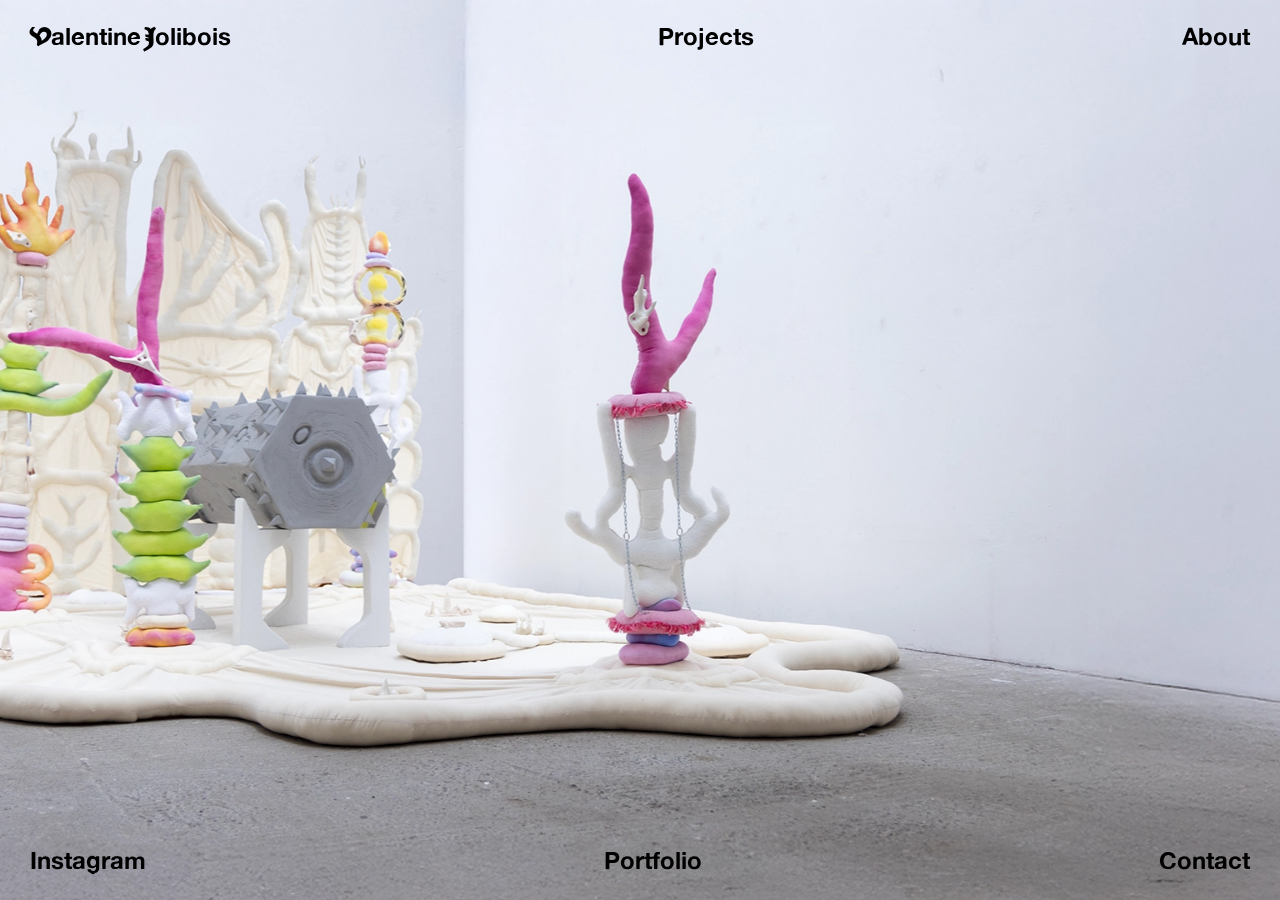
<file: index.html>
<!doctype html>
<html lang="fr">
<head>
  <meta charset="utf-8" />
  <meta name="viewport" content="width=device-width,initial-scale=1" />
  <title>🟣 Valentine Jolibois</title>

  <link rel="stylesheet" href="style.css">
</head>

<body>
  <header class="topbar">
    <a href="views/index.html" class="topbar-brand" data-route>
      <span class="word">
        <span class="lettrine">V</span><span class="rest">alentine</span>
      </span>
      <span class="word">
        <span class="lettrine">J</span><span class="rest">olibois</span>
      </span>
    </a>

    <nav class="topbar-menu">
      <a href="views/projects.html" class="nav-link nav-projects" data-route>Projects</a>
    </nav>

    <nav class="topbar-menu">
      <a href="views/about.html" class="nav-link nav-about" data-route>About</a>
    </nav>
  </header>

  <!-- VIEW INJECTED HERE -->
  <div id="view"></div>

  <!-- REAL FOOTER USED AS SLOT -->
  <footer id="footer-slot" class="footer"></footer>

  <script src="script.js" defer></script>
  <script src="router_spa.js" defer></script>
</body>
</html>
</file>
<file: style.css>
/* ========== FONTS ========== */
@font-face {
  font-family: 'AlteHaasGrotesk';
  src: url('./AlteHaasGroteskBold.ttf') format('truetype');
  font-weight: normal;
  font-style: normal;
}

@font-face {
  font-family: 'AlteHaasGroteskRegular';
  src: url('./AlteHaasGroteskRegular.ttf') format('truetype');
  font-weight: normal;
  font-style: normal;
}

@font-face {
  font-family: "Zainer-GoticoAntiqua96G";
  src: url("./Zainer-GoticoAntiqua96G.otf") format("opentype");
  font-weight: normal;
  font-style: normal;
  font-display: swap;
}

.topbar-brand{
  font-family: 'AlteHaasGrotesk';
  font-weight: 700;          /* comme sur ton visuel */
  font-size: 24px;           /* adapte */
  line-height: 1;
  margin: 0;
}

.word{ display: inline-flex; align-items: baseline; }

.rest{ display: inline; } /* sécurité */

.lettrine{
  font-family: "Zainer-GoticoAntiqua96G", serif;
  font-weight: 400;
  float: left;               /* effet lettrine */
  line-height: 1;  
  vertical-align: baseline;
  line-height: 1;            /* ajuste pour aligner comme sur l’image */
  font-size: 1.00em;         /* taille de la lettrine vs le reste */
  margin-right: 0.00em;      /* espace entre lettrine et texte */
  margin-top: 0.00em;        /* ajuste verticalement */
  
  /* Contour noir 1px */
  -webkit-text-stroke: 2px #000;
  color: #000;               /* remplissage (mets transparent si tu veux "vide") */
}

.lettrine-wrapper{
  font-family: "Zainer-GoticoAntiqua96G", serif;
  font-weight: 400;
  float: left;               /* effet lettrine */
  line-height: 1;  
  vertical-align: baseline;
  line-height: 1;            /* ajuste pour aligner comme sur l’image */
  font-size: 1.00em;         /* taille de la lettrine vs le reste */
  margin-right: 0.00em;      /* espace entre lettrine et texte */
  margin-top: 0.00em;        /* ajuste verticalement */
  transform: translateY(0.08em); /* ajuste +/- */
  /* Contour noir 1px */
  -webkit-text-stroke: 3px #000;
  color: #000;               /* remplissage (mets transparent si tu veux "vide") */
}

.topbar-menu {
  display:flex;           /* garantit une baseline mesurable */
  align-items: baseline;
  font-family: 'AlteHaasGrotesk';
  text-decoration: none;
  color: #000;
  cursor: pointer;
  font-weight: 700;          /* comme sur ton visuel */
  font-size: 24px;           /* adapte */
  line-height: 1;
  margin: 0;
}

/* ========== VARIABLES ========== */
:root {
  --menu-size: 40px;
  --pad-x: 30px;
  --gap-x: 240px; /* espace entre les slides */
}

/* ========== RESET ========== */
* {
  box-sizing: border-box;
}

.index-view{
  min-height: 100vh;
  background-image: url("IMG/HOME.webp");
  background-size: cover;
  background-position: center;
  background-repeat: no-repeat;
}


html,
body {
  height: 100%;
}

body {
  margin: 0;
  background: #fff;
  color: #000;
  font-family: 'AlteHaasGrotesk';
  font-size: 48px;
}

/* ========== TOPBAR, BRAND, TITRE ========== */

.topbar {
  position: fixed;
  top: 0;
  left: 0;
  right: 0;
  padding: 24px 30px 16px;
  display: flex;
  align-items: flex-start;
  justify-content: space-between;
  gap: 60px 60px;
  text-decoration: none;
  z-index: 300;
}

.topbar-menu a{
  color: #000;
  text-decoration: none;
  font-family: 'AlteHaasGrotesk';
  font-weight: 700;
  font-size: 24px;
  line-height: 1;
  position: relative;
}

.topbar a{
  color: #000;
  text-decoration: none;
}

.topbar-brand{
  display: inline-flex;
  gap: 0.2em;
}

.nav-link{
  font-weight: 700;
  transition: color 0.15s ease;
}

.nav-projects:hover{
  color: #ff2bd6; /* rose fluo */
}

.nav-about:hover{
  color: #2bff5a; /* vert fluo */
}


.nav {
  text-decoration: none;
  color: #000;
}

/* wrapper qui superpose title + menu */
.topbar-title-wrapper {
  font-size: 24px;
  display: inline-grid;
  min-width: 0;
  overflow: hidden; /* important pour éviter le clipping bizarre */
}

.topbar-title {
  grid-row: 1;
  grid-column: 1;
  font-size: 24px;
  cursor: pointer;
  opacity: 1;
  line-height: 1;
  transition: opacity 150ms ease-out;
}

/* ========== TOPBAR, BRAND, TITRE ========== */

.about {
  padding: 24px 30px 16px;
  margin-top: 60px;
  display: flex;
  flex-direction: column;
  font-family: 'AlteHaasGroteskRegular';
}

.about a{
  color: #000;
  text-decoration: underline 2px;
}


/* Menu projets superposé au titre */
.project-menu {
  line-height: 1;          /* ajuste pour aligner comme sur l’image */
  grid-row: 1;
  grid-column: 1;

  display: flex;
  align-items: baseline;
  gap: 60px;

  opacity: 0;
  pointer-events: none;
  transition: opacity 150ms ease-out;

  font-size: 24px;
  justify-content: flex-start;

  /* scroll horizontal */
  overflow-x: auto;
  overflow-y: hidden;
  white-space: nowrap;
  -webkit-overflow-scrolling: touch;
  scrollbar-width: none;

  /* IMPORTANT pour que le scroll fonctionne dans un layout contraint */
  min-width: 0;
  max-width: 100%;
  flex: 1 1 auto;

  /* permet d’atteindre le dernier item (souvent “coupé”) */
  padding-right: 2rem;
  scroll-padding-right: 2rem;

  /* fade à droite (garde ton effet) */
  -webkit-mask-image: linear-gradient(to right, black 92%, transparent 100%);
  mask-image: linear-gradient(to right, black 92%, transparent 100%);
}

.project-menu::-webkit-scrollbar{
  display: none;
}

/* évite que les items se compressent */
.project-menu > *{
  flex: 0 0 auto;
}

.topbar-title-wrapper:hover .topbar-title {
  opacity: 0;
  pointer-events: none;
}

.topbar-title-wrapper:hover .project-menu {
  opacity: 1;
  pointer-events: auto;
}

.project-menu-item {
  background: none;
  border: none;
  padding: 0;
  margin: 0;
  cursor: pointer;
  font: inherit;
  color: #000;
  opacity: 0.5;
  white-space: nowrap;
}

.project-menu-item.is-active {
  opacity: 1;
}

.topbar-title,
.project-menu-item{
  display: inline-flex;
  align-items: baseline;
  line-height: 1;
}

.lettrine{
  display: inline-block;
  line-height: 1;
  vertical-align: baseline;
}

.footer-projects{
  position: relative;
}

.project-year{
  position: absolute;
  right: 30px;
  bottom: 0px;

  font-family: 'AlteHaasGrotesk';
  font-size: 24x;
  font-weight: 700;
  line-height: 1;

  pointer-events: none;
}

/* ========== OVERLAY BIO ========== */

.about-overlay {
  font-family: 'Harbour Regular';
  position: fixed;
  inset: 0;
  background: #fff;
  display: flex;
  align-items: center;
  justify-content: center;
  opacity: 0;
  pointer-events: none;
  transition: opacity 200ms ease-out;
  z-index: 200; /* sous topbar & footer */
}

.about-overlay.is-visible {
  opacity: 1;
  pointer-events: auto;
}

.about-inner {
  width: 400px;
  height: 500px;
  text-align: center;
  font-family: 'Harbour Regular';
  font-size: 20px;
  line-height: 1.4;
  display: flex;
  flex-direction: column;
  justify-content: center;
}

/* Liens dans l’overlay */
.about-links {
  margin-top: 40px;
  display: flex;
  flex-direction: row;
  gap: 24px;
  font-size: 14px;
  justify-content: center;
}

.about-link {
  color: #000;
  text-decoration: none;
}

.about-link:hover {
  text-decoration: underline;
}

/* ========== INDEX ABOUT ========== */

/* TABLE (corps) */
.index-table{
  font-family: 'AlteHaasGroteskRegular';
  font-size: 24px;
  line-height: 1;
  background-color: var(--white);
  padding-right: 2rem;
  padding: 0px 30px 16px;

  /* si tu veux cacher la scrollbar (Firefox/IE) */
  -ms-overflow-style: none;
  scrollbar-width: none;
}

/* Si tu as un scroll interne sur la table, active ça :
.index-table{ max-height: 80vh; overflow-y: auto; }
*/

.index-table::-webkit-scrollbar{ display: none; } /* Chrome/Safari */

/* LIGNES DU BODY (= tes <a class="row">) */
.table-body .row{
  display: grid;
  grid-template-columns: 2.5fr 2fr 1.5fr 0.6fr; /* ajuste */
  gap: 1rem;
  align-items: baseline;

  /* enlever style lien */
  color: inherit;
  text-decoration: none;

  /* un peu de confort */
  padding: 0.2rem 0;
}

.table-body .row:hover{
  background-color: #f2dbff;
}

/* CELLULES */
.index-table .cell{
  overflow: hidden;
  text-overflow: ellipsis;
  white-space: nowrap;
}

.table-body .cell:last-child{
  text-align: right;
}

/* HEADER (car il est hors .index-table dans ton HTML) */
.table-head .row{
  display: grid;
  grid-template-columns: 2.5fr 2fr 1.5fr 0.6fr; /* ajuste */
  gap: 1rem;
  align-items: baseline;
  margin-bottom: 0.25rem;
  font-size: 16px;
  /* Contour noir 1px */
  -webkit-text-stroke: 1px #000;
   color: #000; 
   margin-bottom: 30px;   
}

.table-head .sorter{
  /* reset bouton */
  all: unset;
  cursor: pointer;
  display: block; /* pour remplir sa "cellule" */
  user-select: none;
}

/* optionnel : état asc/desc visible */
.table-head .sorter.asc{ opacity: 0.7; }
.table-head .sorter.desc{ opacity: 1; }

/* Ton contenu global */
.content{
  flex-grow: 1;
  padding: var(--gap) 0;
}



/* ========== FOOTER ========== */

.footer{
  position: fixed;
  bottom: 24px;
  left: 0;
  right: 0;
  padding: 0 30px;

  display: flex;
  justify-content: space-between;
  align-items: baseline; /* baseline rend souvent mieux avec des textes */
  gap: 1rem;

  font-family: 'AlteHaasGrotesk';
  font-size: 24px;

  z-index: 300;
  min-width: 0;          /* IMPORTANT en flex */
}

/* le bloc title/menu doit pouvoir rétrécir */
.footer .topbar-title-wrapper{
  min-width: 0;          /* IMPORTANT */
  flex: 1 1 auto;        /* prend l’espace dispo */
}

/* si tu as d’autres trucs à droite/gauche, évite qu’ils shrink */
.footer > *:not(.topbar-title-wrapper){
  flex: 0 0 auto;
}

/* menu scrollable: largeur contrainte + padding pour atteindre le dernier item */
.footer .project-menu{
  min-width: 0;
  max-width: 100%;
  overflow-x: auto;
  overflow-y: hidden;

  padding-right: 2rem;
  scroll-padding-right: 2rem;
}

.footer-link {
  color: #000;
  text-decoration: none;
  cursor: pointer;
  opacity: 1;
  transition: opacity 150ms ease-out;
}

.footer-link:hover {
  color: #ff4000;
}

.footer-about {
  bottom: 24px;
  left: 0;
  right: 0;
  padding: 100px 30px 100px 30px;

  display: flex;
  align-items: center;
  justify-content: center;

  font-family: 'AlteHaasGrotesk';
  font-size: 24px;

  z-index: 300; /* au-dessus de l’overlay */
}

footer a{
  color: #000;
  text-decoration: none;
  font-weight: 700;
}

footer a:hover{
  color: blue;
}
/* ========== SCROLL HORIZONTAL ========== */

.track {
  position: relative;
  height: 100vh;
  width: 100vw;
  padding-left: var(--pad-x);
  padding-right: var(--pad-x);
  padding-top: 85px;    /* marge haut */
  padding-bottom: 85px; /* marge bas */
  overflow-x: auto;
  overflow-y: hidden;
  display: flex;
  align-items: center;
  justify-content: flex-start;
  scroll-snap-type: x mandatory;
  -webkit-overflow-scrolling: touch;
  gap: var(--gap-x);
  background: #fff;
  z-index: 0;
}

.figure {
  position: relative;
  flex: 0 0 auto;
  background: #fff;
  overflow: hidden;
  scroll-snap-align: center;
  display: flex;
  align-items: center;
  justify-content: center;
  height: calc(100vh - 170px); /* 85 haut + 85 bas */
}

.figure.full {
  width: calc(100vw - (var(--pad-x) * 2));
}

.figure img {
  max-width: 100%;
  max-height: 100%;
  object-fit: contain;
  display: block;
  -webkit-user-drag: none;
  user-select: none;
  margin: auto;
  background: #fff;
}

/* ========== BLOCS TEXTE ENTRE LES IMAGES ========== */

.text-block .text-box {
  width: 750px;
  height: 500px;
  font-family: 'AlteHaasGroteskRegular';
  font-size: 24px;
  line-height: 1.4;
  text-align: center;
  display: flex;
  align-items: center;
  justify-content: center;
}
/* Quand on survole "valentine jolibois",
   on masque le project title ET le menu projets */
   .topbar-brand:hover ~ .topbar-title-wrapper .topbar-title,
   .topbar-brand:hover ~ .topbar-title-wrapper .project-menu {
     opacity: 0 !important;
     pointer-events: none !important;
   }
   
  about-title p {
    font-size: 24px;
    padding-left: 30px;
  }
  
  about-texte{
    font-family: 'AlteHaasGroteskRegular';
    font-size: 24px;
    padding-left: 30px;
    line-height: 1.2;
    display: block;
  }

  about-texte a{
    color: #000;
    text-decoration: none;
    font-weight: 700;
  }

  about-texte p{
    margin: 0;         /* sinon gros espaces par défaut */
  }

   .layout{
    display: grid;
    grid-template-columns: 3fr 2fr 2fr; /* 50% / 50% */
    width: 100vw;
  }

  .table-2 .row{
    display: grid;
    grid-template-columns: 3fr 2fr 1fr;
  }

  .table-3 .row{
    display: grid;
    grid-template-columns: 2fr 1fr;
  }

  /* ========== RESPONSIVE / MOBILE ========== */

/* 1) Rendre les tailles plus fluides (sans casser le desktop) */
:root{
  /* valeurs desktop existantes dans ton fichier */
  /* --pad-x: 30px; --gap-x: 240px; */

  /* Mobile override via media queries ci-dessous */
}

/* 2) Tablet */
@media (max-width: 900px){
  :root{
    --pad-x: 18px;
    --gap-x: 120px;
  }

  body{ font-size: 28px; } /* au lieu de 48 */

  .topbar{
    padding: 18px var(--pad-x) 10px;
    gap: 20px;
  }

  .topbar-menu a,
  .topbar-brand,
  .topbar-title,
  .topbar-title-wrapper,
  .project-menu,
  .topbar-title-wrapper
  .footer{
    font-size: 24px;
  }

  /* track: moins de marges verticales */
  .track{
    padding-left: var(--pad-x);
    padding-right: var(--pad-x);
    padding-top: 70px;
    padding-bottom: 70px;
    gap: var(--gap-x);
  }

  .figure{
    height: calc(100vh - 140px);
  }

  .text-block .text-box{
    width: min(750px, 80vw);
    height: auto;
    padding: 24px;
    font-size: 20px;
  }

  /* About layout : 3 colonnes -> 2 colonnes */
  .layout{
    width: 100%;
    grid-template-columns: 1fr 1fr;
    gap: 24px;
  }

  .about{
    padding: 0 var(--pad-x) 16px;
  }

  .footer-about{
    font-size: 20px;
  }

  about-texte{
    font-size: 18px;
    padding: 0 var(--pad-x) 16px;
  }

  about-title p{
    font-size: 24px;
    padding-left: var(--pad-x);
  }

  about-text {
    font-size: 18px;
  }

  /* Tables : réduire la densité */
  .index-table{
    padding: 0 var(--pad-x) 16px;
    font-size: 18px;
  }

  /* 4 colonnes -> proportions plus compactes */
  .table-body .row,
  .table-head .row{
    grid-template-columns: 2fr 1.4fr 1.2fr 0.7fr;
    gap: 0.75rem;
  }

  .index-table .cell{
    white-space: nowrap;
  }
}

/* 3) Phone */
@media (max-width: 600px){
  :root{
    --pad-x: 14px;
    --gap-x: 60px;
  }

  body{ font-size: 20px; }

  /* Topbar: éviter que ça déborde */
  .topbar{
    padding: 14px var(--pad-x) 8px;
    gap: 14px;
  }

  .topbar-brand{
    font-size: 20px;
    gap: 0.15em;
  }

  .topbar-menu a{
    font-size: 20px;
  }

  /* Footer */
  .footer{
    bottom: 14px;
    padding: 0 var(--pad-x);
    font-size: 18px;
  }

  /* Menu projets : gap plus petit pour mobile */
  .project-menu{
    font-size: 18px;
    gap: 18px;
    padding-right: 1.5rem;
    scroll-padding-right: 1.5rem;
  }

  .lettrine{
    -webkit-text-stroke: 2px #000;
  }

  /* Track */
  .track{
    padding-top: 62px;
    padding-bottom: 62px;
    gap: var(--gap-x);
  }

  .figure{
    height: calc(100vh - 124px);
  }

  /* About layout : 1 colonne */
  .layout{
    grid-template-columns: 1fr;
    gap: 18px;
  }

  about-title p{
    font-size: 18px;
    padding-left: var(--pad-x);
  }

  /* Tables : si ça ne rentre pas, on passe en 2 colonnes */
  .index-table{
    font-size: 16px;
    padding: 0 var(--pad-x) 12px;
  }

  /* Variante: sur mobile, force des templates cohérents selon table-2 / table-3 */
  .table-2 .row{ grid-template-columns: 2fr 1.5fr 0.8fr; }
  .table-3 .row{ grid-template-columns: 3fr 0.9fr; }

  /* Si tu as encore une table 4 colonnes, compresse-la */
  .table-body .row:not(.table-2 .row):not(.table-3 .row){
    grid-template-columns: 2fr 1.2fr 0.8fr 0.7fr;
  }

  /* Optionnel: autoriser le retour à la ligne sur la 1re colonne pour éviter ellipsis partout */
  .table-body .cell:first-child{
    white-space: normal;
  }

  .topbar-menu a,
  .topbar-brand,
  .topbar-title,
  .topbar-title-wrapper,
  .project-menu,
  .topbar-title-wrapper
  .footer{
    font-size: 20px;
  }
}


body.animate-out #view{
  transform: translateX(-60px);
  transition: transform 320ms cubic-bezier(.4,0,.2,1);
}

body.animate-in #view{
  transform: translateX(0);
  transition: transform 320ms cubic-bezier(.4,0,.2,1);
}

/* ===== SPA TRANSITIONS (slide X) ===== */

#view{
  transform: translateX(0);
  opacity: 1;
  will-change: transform, opacity;
}

/* sortie */
body.animate-out #view{
  transform: translateX(-60px);
  opacity: 0;
  transition: transform 320ms cubic-bezier(.4,0,.2,1), opacity 220ms ease;
}

/* état de départ avant entrée (juste après injection) */
body.pre-in #view{
  transform: translateX(60px);
  opacity: 0;
}

/* entrée */
body.animate-in #view{
  transform: translateX(0);
  opacity: 1;
  transition: transform 320ms cubic-bezier(.4,0,.2,1), opacity 220ms ease;
}
</file>
